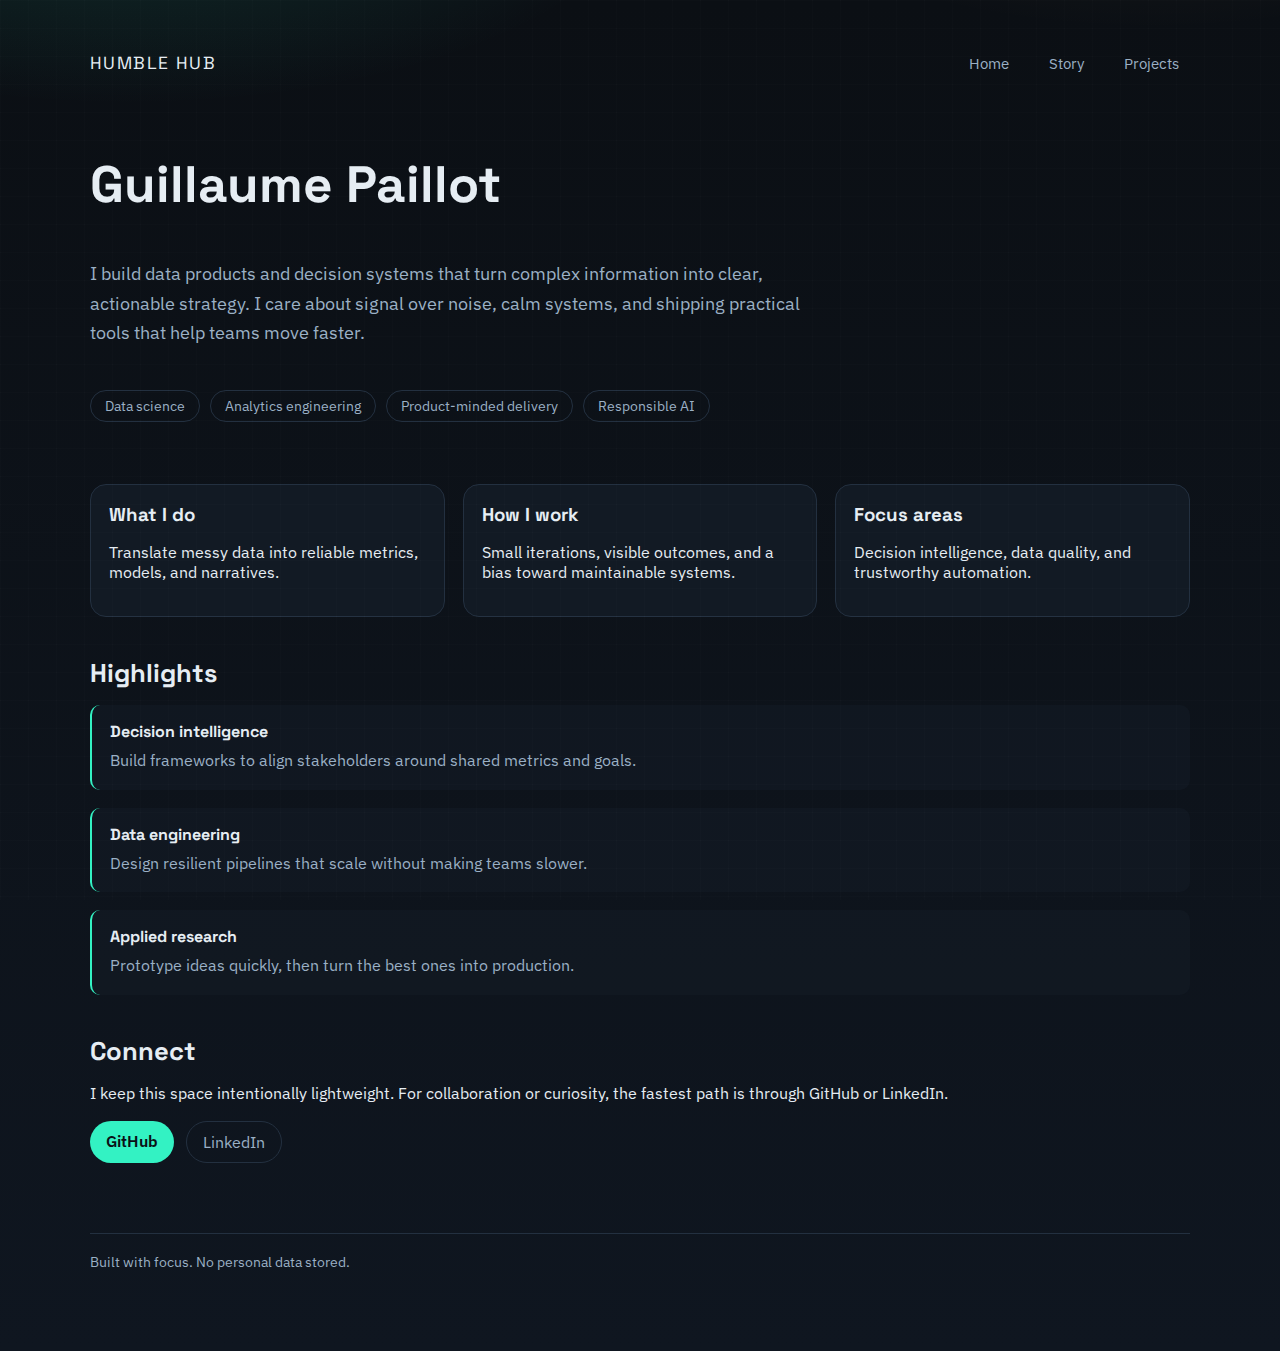
<file: site/index.html>
<!DOCTYPE html>
<html>
  <head>
    <title>Guillaume Paillot | Humble Hub</title>
    <meta name="viewport" content="width=device-width, initial-scale=1.0">
    <link rel="stylesheet" href="static/style.css">
  </head>
  <body>
    <div class="grid" aria-hidden="true"></div>
    <div class="container">
      <nav class="nav">
        <div class="brand">Humble Hub</div>
        <div class="nav-links">
          <a href="./">Home</a>
          <a href="resume/">Story</a>
          <a href="projects/">Projects</a>
        </div>
      </nav>

      <section class="hero">
        <h1>Guillaume Paillot</h1>
        <p>
          I build data products and decision systems that turn complex information
          into clear, actionable strategy. I care about signal over noise, calm systems,
          and shipping practical tools that help teams move faster.
        </p>
        <div class="pill-row">
          <span class="pill">Data science</span>
          <span class="pill">Analytics engineering</span>
          <span class="pill">Product-minded delivery</span>
          <span class="pill">Responsible AI</span>
        </div>
      </section>

      <section class="cards">
        <div class="card">
          <h3>What I do</h3>
          <p>Translate messy data into reliable metrics, models, and narratives.</p>
        </div>
        <div class="card">
          <h3>How I work</h3>
          <p>Small iterations, visible outcomes, and a bias toward maintainable systems.</p>
        </div>
        <div class="card">
          <h3>Focus areas</h3>
          <p>Decision intelligence, data quality, and trustworthy automation.</p>
        </div>
      </section>

      <section>
        <h2 class="section-title">Highlights</h2>
        <div class="timeline">
          <div class="timeline-item">
            <h4>Decision intelligence</h4>
            <p>Build frameworks to align stakeholders around shared metrics and goals.</p>
          </div>
          <div class="timeline-item">
            <h4>Data engineering</h4>
            <p>Design resilient pipelines that scale without making teams slower.</p>
          </div>
          <div class="timeline-item">
            <h4>Applied research</h4>
            <p>Prototype ideas quickly, then turn the best ones into production.</p>
          </div>
        </div>
      </section>

      <section>
        <h2 class="section-title">Connect</h2>
        <p>
          I keep this space intentionally lightweight. For collaboration or curiosity,
          the fastest path is through GitHub or LinkedIn.
        </p>
        <div class="cta">
          <a class="button" href="https://github.com/T0ll" target="_blank" rel="noopener noreferrer">GitHub</a>
          <a class="ghost" href="https://linkedin.com/in/guillaumepaillot" target="_blank" rel="noopener noreferrer">LinkedIn</a>
        </div>
      </section>

      <footer class="footer">
        <span>Built with focus. No personal data stored.</span>
      </footer>
    </div>
  </body>
</html>
</file>
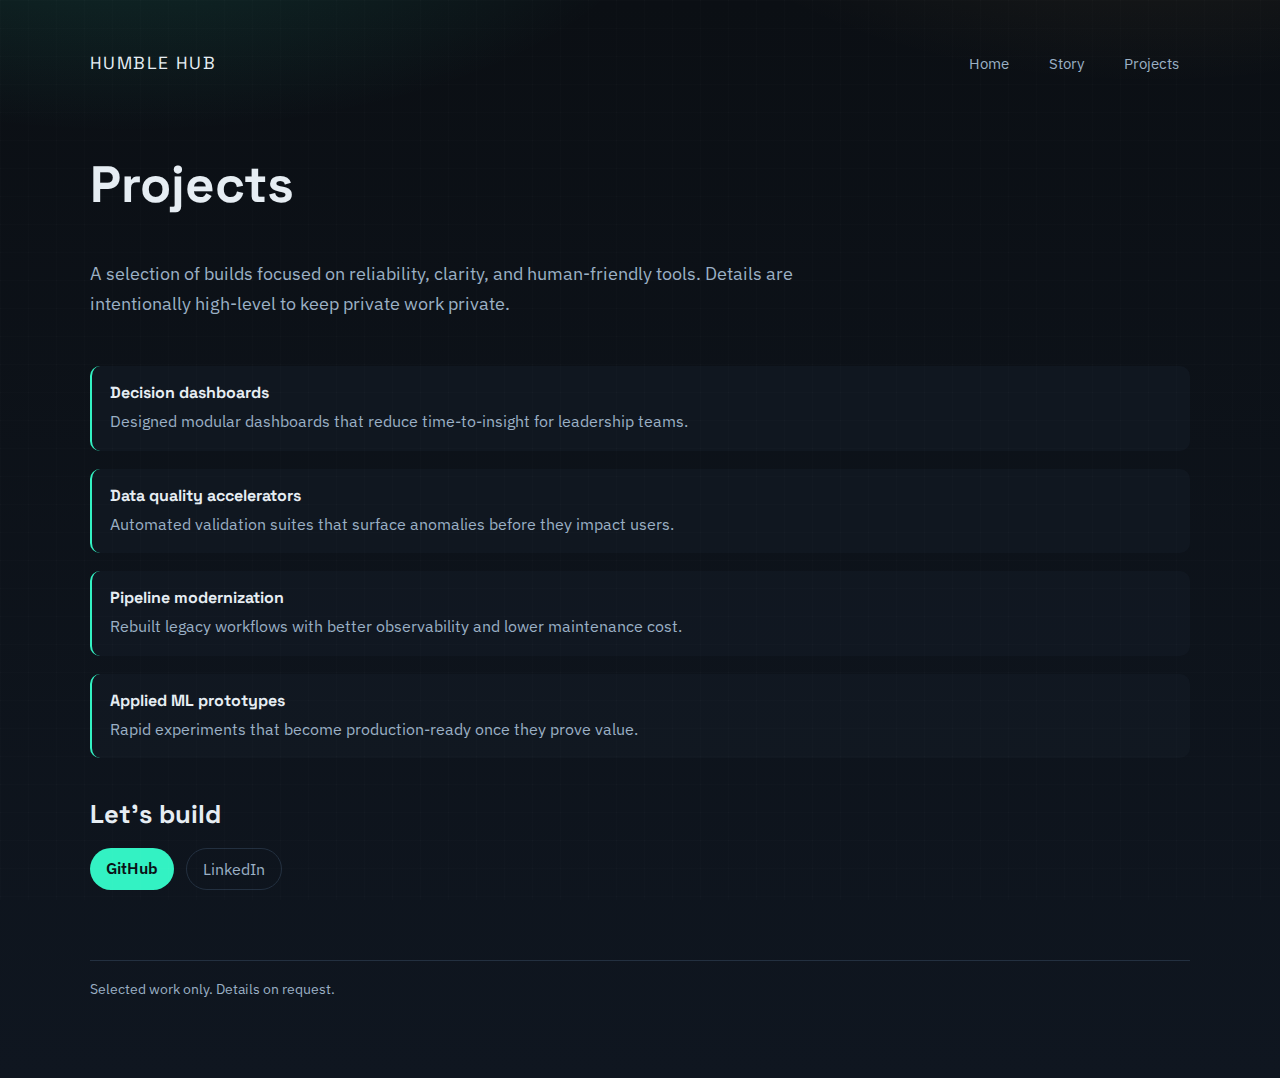
<file: site/projects/index.html>
<!DOCTYPE html>
<html>
  <head>
    <title>Projects | Guillaume Paillot</title>
    <meta name="viewport" content="width=device-width, initial-scale=1.0">
    <link rel="stylesheet" href="../static/style.css">
  </head>
  <body>
    <div class="grid" aria-hidden="true"></div>
    <div class="container">
      <nav class="nav">
        <div class="brand">Humble Hub</div>
        <div class="nav-links">
          <a href="../">Home</a>
          <a href="../resume/">Story</a>
          <a href="./">Projects</a>
        </div>
      </nav>

      <section class="hero">
        <h1>Projects</h1>
        <p>
          A selection of builds focused on reliability, clarity, and human-friendly tools.
          Details are intentionally high-level to keep private work private.
        </p>
      </section>

      <section class="timeline">
        <div class="timeline-item">
          <h4>Decision dashboards</h4>
          <p>Designed modular dashboards that reduce time-to-insight for leadership teams.</p>
        </div>
        <div class="timeline-item">
          <h4>Data quality accelerators</h4>
          <p>Automated validation suites that surface anomalies before they impact users.</p>
        </div>
        <div class="timeline-item">
          <h4>Pipeline modernization</h4>
          <p>Rebuilt legacy workflows with better observability and lower maintenance cost.</p>
        </div>
        <div class="timeline-item">
          <h4>Applied ML prototypes</h4>
          <p>Rapid experiments that become production-ready once they prove value.</p>
        </div>
      </section>

      <section>
        <h2 class="section-title">Let’s build</h2>
        <div class="cta">
          <a class="button" href="https://github.com/T0ll" target="_blank" rel="noopener noreferrer">GitHub</a>
          <a class="ghost" href="https://linkedin.com/in/guillaumepaillot" target="_blank" rel="noopener noreferrer">LinkedIn</a>
        </div>
      </section>

      <footer class="footer">
        <span>Selected work only. Details on request.</span>
      </footer>
    </div>
  </body>
</html>
</file>
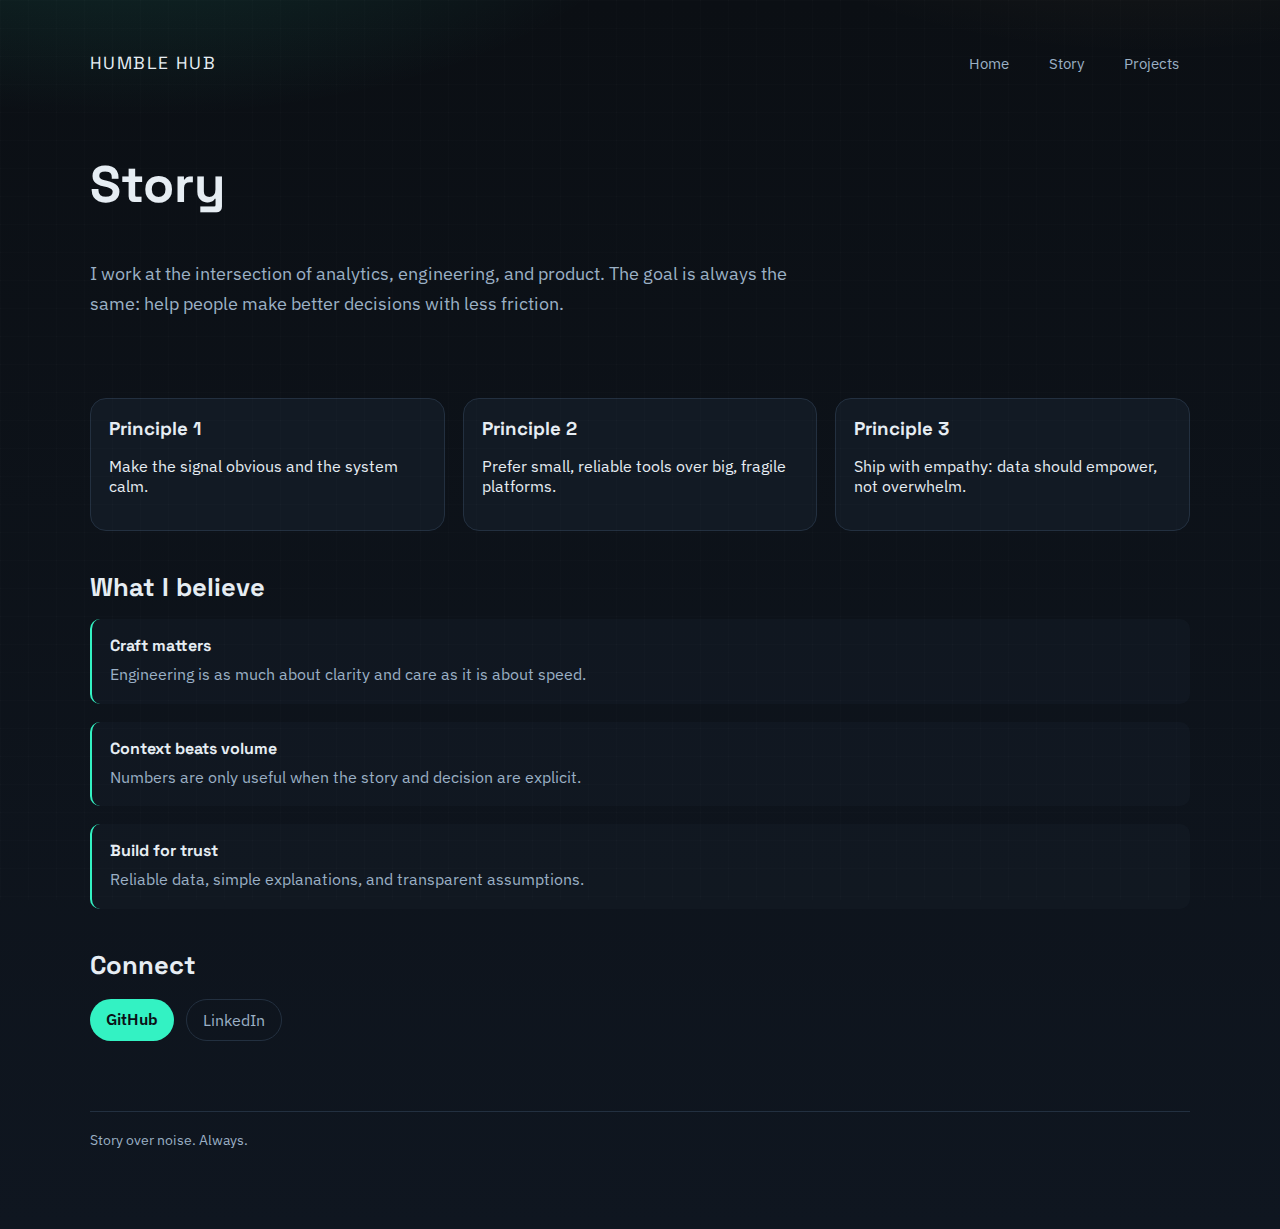
<file: site/resume/index.html>
<!DOCTYPE html>
<html>
  <head>
    <title>Story | Guillaume Paillot</title>
    <meta name="viewport" content="width=device-width, initial-scale=1.0">
    <link rel="stylesheet" href="../static/style.css">
  </head>
  <body>
    <div class="grid" aria-hidden="true"></div>
    <div class="container">
      <nav class="nav">
        <div class="brand">Humble Hub</div>
        <div class="nav-links">
          <a href="../">Home</a>
          <a href="./">Story</a>
          <a href="../projects/">Projects</a>
        </div>
      </nav>

      <section class="hero">
        <h1>Story</h1>
        <p>
          I work at the intersection of analytics, engineering, and product.
          The goal is always the same: help people make better decisions
          with less friction.
        </p>
      </section>

      <section class="cards">
        <div class="card">
          <h3>Principle 1</h3>
          <p>Make the signal obvious and the system calm.</p>
        </div>
        <div class="card">
          <h3>Principle 2</h3>
          <p>Prefer small, reliable tools over big, fragile platforms.</p>
        </div>
        <div class="card">
          <h3>Principle 3</h3>
          <p>Ship with empathy: data should empower, not overwhelm.</p>
        </div>
      </section>

      <section>
        <h2 class="section-title">What I believe</h2>
        <div class="timeline">
          <div class="timeline-item">
            <h4>Craft matters</h4>
            <p>Engineering is as much about clarity and care as it is about speed.</p>
          </div>
          <div class="timeline-item">
            <h4>Context beats volume</h4>
            <p>Numbers are only useful when the story and decision are explicit.</p>
          </div>
          <div class="timeline-item">
            <h4>Build for trust</h4>
            <p>Reliable data, simple explanations, and transparent assumptions.</p>
          </div>
        </div>
      </section>

      <section>
        <h2 class="section-title">Connect</h2>
        <div class="cta">
          <a class="button" href="https://github.com/T0ll" target="_blank" rel="noopener noreferrer">GitHub</a>
          <a class="ghost" href="https://linkedin.com/in/guillaumepaillot" target="_blank" rel="noopener noreferrer">LinkedIn</a>
        </div>
      </section>

      <footer class="footer">
        <span>Story over noise. Always.</span>
      </footer>
    </div>
  </body>
</html>
</file>
<file: site/static/style.css>
@import url("https://fonts.googleapis.com/css2?family=IBM+Plex+Sans:wght@300;400;600&family=Space+Grotesk:wght@400;600;700&display=swap");

:root {
  --bg: #0b0f14;
  --bg-2: #0f1620;
  --card: #121a24;
  --text: #e6edf3;
  --muted: #9bb0c5;
  --accent: #33f2c3;
  --accent-2: #f5c56a;
  --border: #233040;
}

* {
  box-sizing: border-box;
}

body {
  margin: 0;
  font-family: "IBM Plex Sans", "Segoe UI", sans-serif;
  color: var(--text);
  background:
    radial-gradient(900px 400px at 10% -10%, rgba(51, 242, 195, 0.15), transparent 60%),
    radial-gradient(900px 500px at 90% -20%, rgba(245, 197, 106, 0.12), transparent 60%),
    linear-gradient(180deg, var(--bg), var(--bg-2));
  min-height: 100vh;
}

a {
  color: inherit;
  text-decoration: none;
}

.grid {
  position: fixed;
  inset: 0;
  background-image:
    linear-gradient(rgba(255, 255, 255, 0.04) 1px, transparent 1px),
    linear-gradient(90deg, rgba(255, 255, 255, 0.04) 1px, transparent 1px);
  background-size: 28px 28px;
  pointer-events: none;
  opacity: 0.35;
}

.container {
  width: min(1100px, 92vw);
  margin: 0 auto;
  padding: 28px 0 80px;
}

.nav {
  display: flex;
  align-items: center;
  justify-content: space-between;
  padding: 18px 0 12px;
}

.brand {
  font-family: "Space Grotesk", sans-serif;
  font-size: 1.1rem;
  letter-spacing: 0.08em;
  text-transform: uppercase;
}

.nav-links {
  display: flex;
  gap: 18px;
  font-size: 0.95rem;
  color: var(--muted);
}

.nav-links a {
  padding: 6px 10px;
  border-radius: 18px;
  border: 1px solid transparent;
}

.nav-links a:hover {
  border-color: var(--border);
  color: var(--text);
}

.hero {
  display: grid;
  gap: 24px;
  padding: 60px 0 30px;
  animation: fade-up 0.7s ease-out;
}

.hero h1 {
  font-family: "Space Grotesk", sans-serif;
  font-size: clamp(2.2rem, 4vw, 3.6rem);
  margin: 0;
}

.hero p {
  font-size: 1.1rem;
  color: var(--muted);
  line-height: 1.7;
  max-width: 720px;
}

.pill-row {
  display: flex;
  flex-wrap: wrap;
  gap: 10px;
}

.pill {
  border: 1px solid var(--border);
  border-radius: 999px;
  padding: 6px 14px;
  font-size: 0.85rem;
  color: var(--muted);
}

.cards {
  display: grid;
  grid-template-columns: repeat(auto-fit, minmax(240px, 1fr));
  gap: 18px;
  margin: 32px 0 24px;
}

.card {
  background: var(--card);
  border: 1px solid var(--border);
  border-radius: 16px;
  padding: 18px;
}

.card h3 {
  margin: 0 0 8px;
  font-family: "Space Grotesk", sans-serif;
}

.section-title {
  margin: 40px 0 16px;
  font-family: "Space Grotesk", sans-serif;
  font-size: 1.6rem;
}

.timeline {
  display: grid;
  gap: 18px;
}

.timeline-item {
  padding: 16px 18px;
  border-left: 2px solid var(--accent);
  background: rgba(18, 26, 36, 0.7);
  border-radius: 10px;
}

.timeline-item h4 {
  margin: 0 0 6px;
  font-family: "Space Grotesk", sans-serif;
}

.timeline-item p {
  margin: 0;
  color: var(--muted);
  line-height: 1.6;
}

.cta {
  display: flex;
  flex-wrap: wrap;
  gap: 12px;
  margin-top: 18px;
}

.button {
  background: var(--accent);
  color: #0b1116;
  padding: 10px 16px;
  border-radius: 999px;
  font-weight: 600;
}

.ghost {
  border: 1px solid var(--border);
  color: var(--muted);
  padding: 10px 16px;
  border-radius: 999px;
}

.footer {
  margin-top: 70px;
  color: var(--muted);
  font-size: 0.9rem;
  border-top: 1px solid var(--border);
  padding-top: 18px;
}

@keyframes fade-up {
  from {
    opacity: 0;
    transform: translateY(16px);
  }
  to {
    opacity: 1;
    transform: translateY(0);
  }
}

@media (max-width: 720px) {
  .nav {
    flex-direction: column;
    align-items: flex-start;
    gap: 12px;
  }
}
</file>
